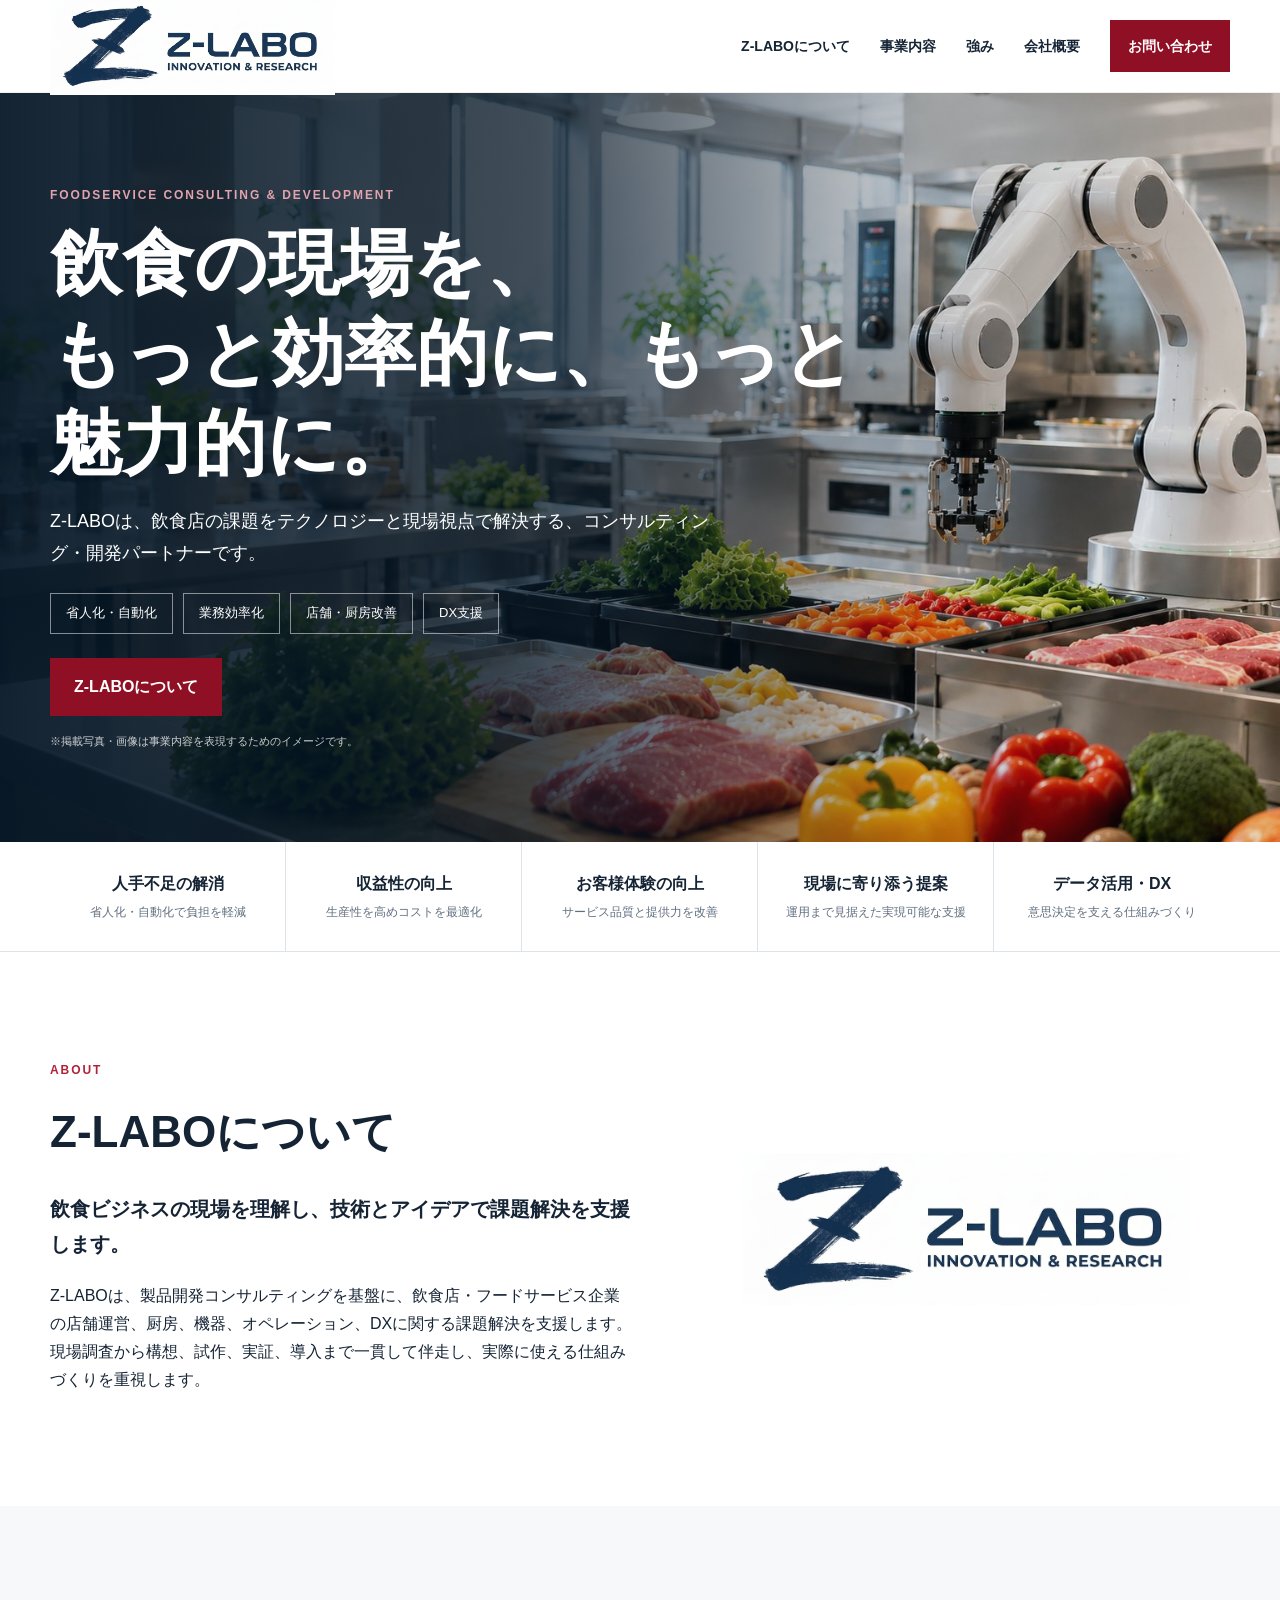
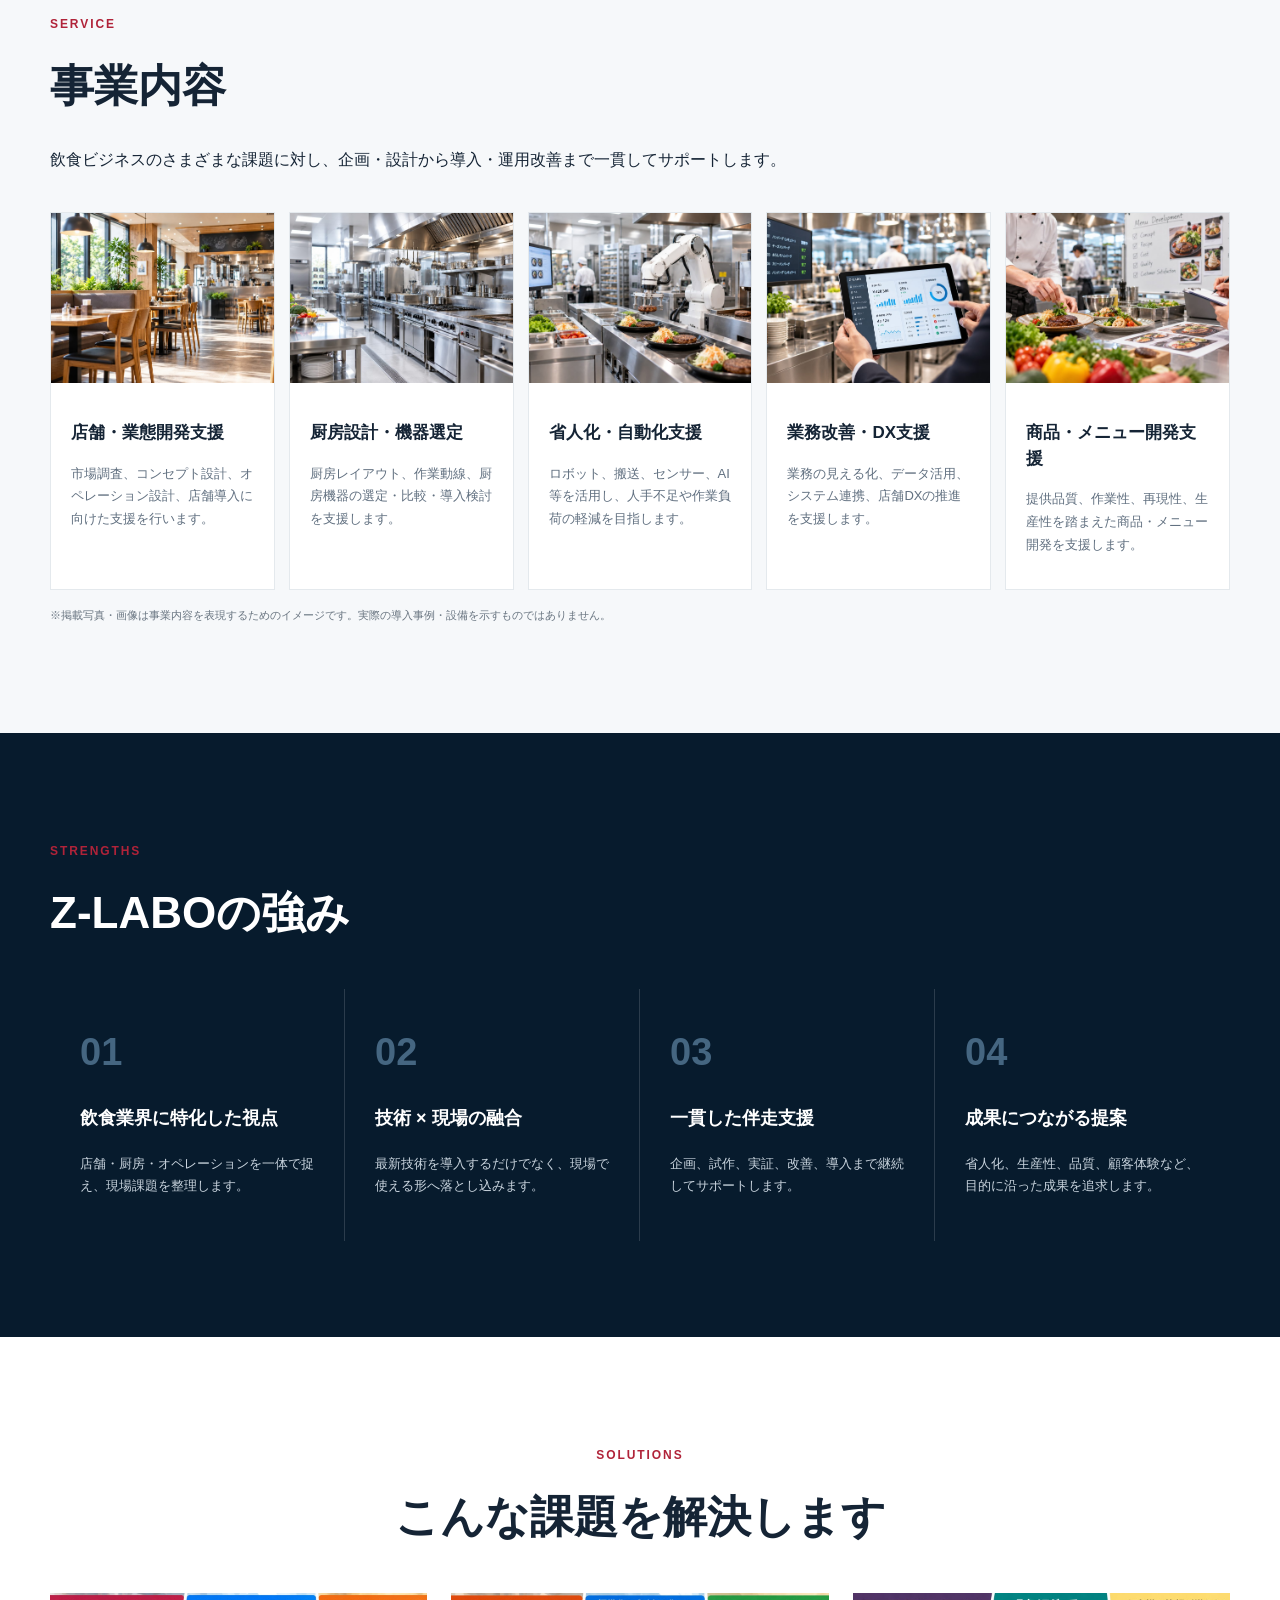
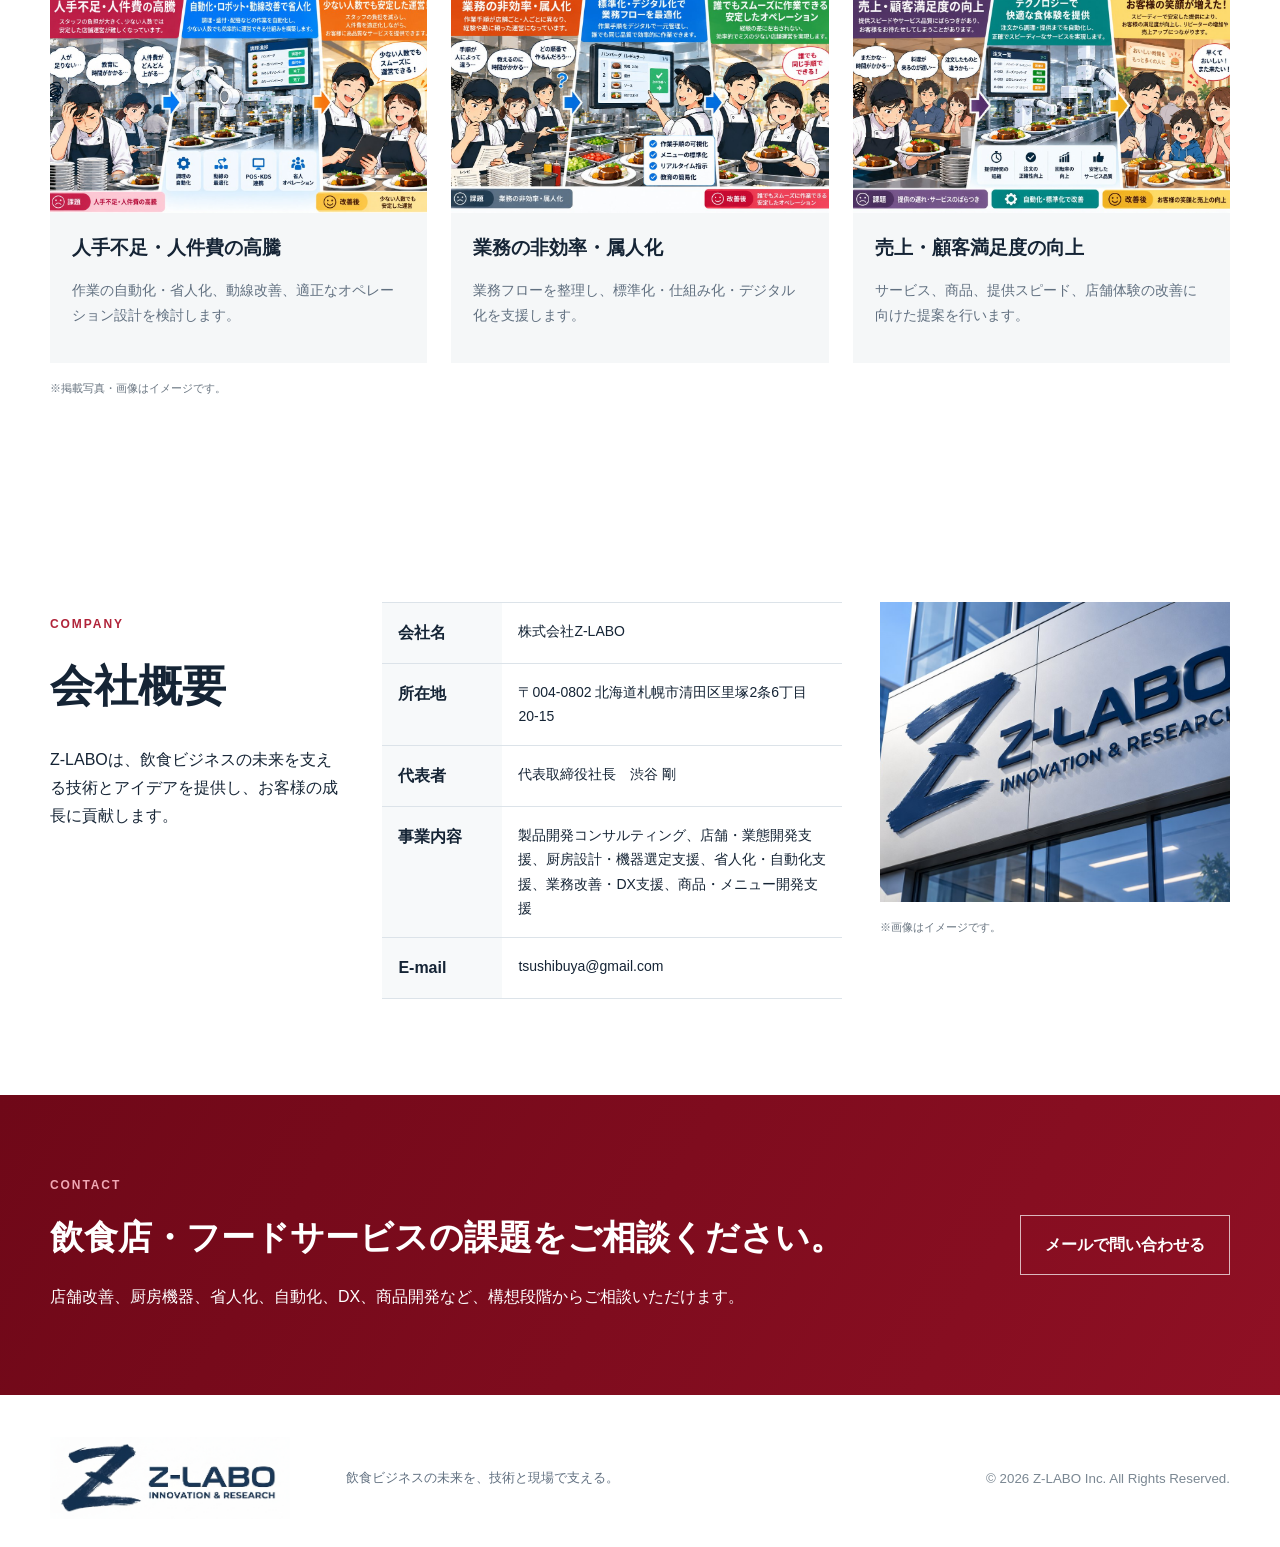
<file: index.html>
<!doctype html>
<html lang="ja">
<head>
  <meta charset="utf-8">
  <meta name="viewport" content="width=device-width, initial-scale=1">
  <title>株式会社Z-LABO | 飲食店の製品開発・省人化・DX支援</title>
  <meta name="description" content="株式会社Z-LABOは、飲食店・フードサービス企業向けに、店舗・業態開発、厨房設計、機器選定、省人化・自動化、DX、商品開発支援を行うコンサルティング会社です。">
  <link rel="stylesheet" href="styles.css">
</head>
<body>
<header class="header">
  <div class="container header-inner">
    <a href="#top" class="logo"><img src="assets/z-labo-logo.png" alt="Z-LABO INNOVATION & RESEARCH"></a>
    <button class="menu" aria-label="メニュー" aria-expanded="false"><span></span><span></span><span></span></button>
    <nav class="nav">
      <a href="#about">Z-LABOについて</a>
      <a href="#service">事業内容</a>
      <a href="#strength">強み</a>
      <a href="#company">会社概要</a>
      <a class="contact-link" href="#contact">お問い合わせ</a>
    </nav>
  </div>
</header>

<main id="top">
<section class="hero" style="--hero:url('assets/hero.jpg')">
  <div class="hero-overlay"></div>
  <div class="container hero-inner">
    <p class="small-label">FOODSERVICE CONSULTING & DEVELOPMENT</p>
    <h1>飲食の現場を、<br>もっと効率的に、もっと魅力的に。</h1>
    <p class="hero-text">Z-LABOは、飲食店の課題をテクノロジーと現場視点で解決する、コンサルティング・開発パートナーです。</p>
    <div class="chips"><span>省人化・自動化</span><span>業務効率化</span><span>店舗・厨房改善</span><span>DX支援</span></div>
    <a class="btn primary" href="#about">Z-LABOについて</a>
    <p class="image-note">※掲載写真・画像は事業内容を表現するためのイメージです。</p>
  </div>
</section>

<section class="benefits">
  <div class="container benefit-grid">
    <div><b>人手不足の解消</b><span>省人化・自動化で負担を軽減</span></div>
    <div><b>収益性の向上</b><span>生産性を高めコストを最適化</span></div>
    <div><b>お客様体験の向上</b><span>サービス品質と提供力を改善</span></div>
    <div><b>現場に寄り添う提案</b><span>運用まで見据えた実現可能な支援</span></div>
    <div><b>データ活用・DX</b><span>意思決定を支える仕組みづくり</span></div>
  </div>
</section>

<section class="section about" id="about">
  <div class="container two-col">
    <div>
      <p class="kicker">ABOUT</p>
      <h2>Z-LABOについて</h2>
      <p class="lead">飲食ビジネスの現場を理解し、技術とアイデアで課題解決を支援します。</p>
      <p>Z-LABOは、製品開発コンサルティングを基盤に、飲食店・フードサービス企業の店舗運営、厨房、機器、オペレーション、DXに関する課題解決を支援します。現場調査から構想、試作、実証、導入まで一貫して伴走し、実際に使える仕組みづくりを重視します。</p>
    </div>
    <div class="about-logo"><img src="assets/z-labo-logo.png" alt=""></div>
  </div>
</section>

<section class="section service" id="service">
  <div class="container">
    <div class="section-head">
      <p class="kicker">SERVICE</p>
      <h2>事業内容</h2>
      <p>飲食ビジネスのさまざまな課題に対し、企画・設計から導入・運用改善まで一貫してサポートします。</p>
    </div>
    <div class="service-grid">
      <article><img src="assets/svc_store.jpg" alt=""><div><h3>店舗・業態開発支援</h3><p>市場調査、コンセプト設計、オペレーション設計、店舗導入に向けた支援を行います。</p></div></article>
      <article><img src="assets/svc_kitchen.jpg" alt=""><div><h3>厨房設計・機器選定</h3><p>厨房レイアウト、作業動線、厨房機器の選定・比較・導入検討を支援します。</p></div></article>
      <article><img src="assets/svc_auto.jpg" alt=""><div><h3>省人化・自動化支援</h3><p>ロボット、搬送、センサー、AI等を活用し、人手不足や作業負荷の軽減を目指します。</p></div></article>
      <article><img src="assets/svc_dx.jpg" alt=""><div><h3>業務改善・DX支援</h3><p>業務の見える化、データ活用、システム連携、店舗DXの推進を支援します。</p></div></article>
      <article><img src="assets/svc_menu.jpg" alt=""><div><h3>商品・メニュー開発支援</h3><p>提供品質、作業性、再現性、生産性を踏まえた商品・メニュー開発を支援します。</p></div></article>
    </div>
    <p class="image-note dark">※掲載写真・画像は事業内容を表現するためのイメージです。実際の導入事例・設備を示すものではありません。</p>
  </div>
</section>

<section class="section strength" id="strength">
  <div class="container">
    <div class="section-head light">
      <p class="kicker">STRENGTHS</p><h2>Z-LABOの強み</h2>
    </div>
    <div class="strength-grid">
      <div><span>01</span><h3>飲食業界に特化した視点</h3><p>店舗・厨房・オペレーションを一体で捉え、現場課題を整理します。</p></div>
      <div><span>02</span><h3>技術 × 現場の融合</h3><p>最新技術を導入するだけでなく、現場で使える形へ落とし込みます。</p></div>
      <div><span>03</span><h3>一貫した伴走支援</h3><p>企画、試作、実証、改善、導入まで継続してサポートします。</p></div>
      <div><span>04</span><h3>成果につながる提案</h3><p>省人化、生産性、品質、顧客体験など、目的に沿った成果を追求します。</p></div>
    </div>
  </div>
</section>

<section class="section solutions">
  <div class="container">
    <div class="section-head centered"><p class="kicker">SOLUTIONS</p><h2>こんな課題を解決します</h2></div>
    <div class="solution-grid">
      <article><img src="assets/sol_staff.jpg" alt=""><h3>人手不足・人件費の高騰</h3><p>作業の自動化・省人化、動線改善、適正なオペレーション設計を検討します。</p></article>
      <article><img src="assets/sol_eff.jpg" alt=""><h3>業務の非効率・属人化</h3><p>業務フローを整理し、標準化・仕組み化・デジタル化を支援します。</p></article>
      <article><img src="assets/sol_sales.jpg" alt=""><h3>売上・顧客満足度の向上</h3><p>サービス、商品、提供スピード、店舗体験の改善に向けた提案を行います。</p></article>
    </div>
    <p class="image-note dark">※掲載写真・画像はイメージです。</p>
  </div>
</section>

<section class="section company" id="company">
  <div class="container company-grid">
    <div>
      <p class="kicker">COMPANY</p>
      <h2>会社概要</h2>
      <p>Z-LABOは、飲食ビジネスの未来を支える技術とアイデアを提供し、お客様の成長に貢献します。</p>
    </div>
    <dl>
      <div><dt>会社名</dt><dd>株式会社Z-LABO</dd></div>
      <div><dt>所在地</dt><dd>〒004-0802 北海道札幌市清田区里塚2条6丁目20-15</dd></div>
      <div><dt>代表者</dt><dd>代表取締役社長　渋谷 剛</dd></div>
      <div><dt>事業内容</dt><dd>製品開発コンサルティング、店舗・業態開発支援、厨房設計・機器選定支援、省人化・自動化支援、業務改善・DX支援、商品・メニュー開発支援</dd></div>
      <div><dt>E-mail</dt><dd><a href="mailto:tsushibuya@gmail.com">tsushibuya@gmail.com</a></dd></div>
    </dl>
    <div><img class="company-image" src="assets/company.jpg" alt=""><p class="image-note dark">※画像はイメージです。</p></div>
  </div>
</section>

<section class="contact" id="contact">
  <div class="container contact-inner">
    <div><p class="kicker">CONTACT</p><h2>飲食店・フードサービスの課題をご相談ください。</h2><p>店舗改善、厨房機器、省人化、自動化、DX、商品開発など、構想段階からご相談いただけます。</p></div>
    <a class="btn contact-btn" href="mailto:tsushibuya@gmail.com?subject=Z-LABO%20ホームページからのお問い合わせ">メールで問い合わせる</a>
  </div>
</section>
</main>

<footer>
  <div class="container footer-inner">
    <img src="assets/z-labo-logo.png" alt="Z-LABO">
    <p>飲食ビジネスの未来を、技術と現場で支える。</p>
    <small>© 2026 Z-LABO Inc. All Rights Reserved.</small>
  </div>
</footer>

<script src="script.js"></script>
</body>
</html>
</file>
<file: styles.css>
:root{--navy:#0c2d4c;--dark:#071b2d;--wine:#8f1024;--text:#152435;--muted:#617080;--line:#dce3e9;--bg:#f6f8fa;--white:#fff}
*{box-sizing:border-box}html{scroll-behavior:smooth}body{margin:0;font-family:"Noto Sans JP","Yu Gothic",Meiryo,sans-serif;color:var(--text);line-height:1.75;background:#fff}img{max-width:100%;display:block}a{text-decoration:none;color:inherit}.container{width:min(1180px,calc(100% - 48px));margin:auto}
.header{position:sticky;top:0;z-index:99;background:rgba(255,255,255,.96);border-bottom:1px solid rgba(0,0,0,.06)}.header-inner{height:92px;display:flex;align-items:center;justify-content:space-between;gap:32px}.logo{width:285px}.nav{display:flex;align-items:center;gap:30px;font-size:14px;font-weight:700}.contact-link{background:var(--wine);color:#fff;padding:14px 18px}.menu{display:none;background:none;border:0}.menu span{display:block;width:28px;height:2px;background:var(--navy);margin:6px}
.hero{min-height:650px;position:relative;color:white;background-image:var(--hero);background-size:cover;background-position:center;display:flex;align-items:center}.hero-overlay{position:absolute;inset:0;background:linear-gradient(90deg,rgba(5,22,37,.94) 0%,rgba(5,22,37,.76) 42%,rgba(5,22,37,.2) 72%,rgba(5,22,37,.08) 100%)}.hero-inner{position:relative;z-index:2;padding:80px 0}.small-label,.kicker{font-size:12px;letter-spacing:.16em;font-weight:800;color:#b02339}.hero .small-label{color:#e2a3ad}.hero h1{font-size:clamp(42px,5.8vw,72px);line-height:1.25;margin:12px 0 18px;max-width:840px}.hero-text{font-size:18px;max-width:690px}.chips{display:flex;gap:10px;flex-wrap:wrap;margin:24px 0}.chips span{border:1px solid rgba(255,255,255,.5);padding:8px 15px;font-size:13px}.btn{display:inline-flex;align-items:center;justify-content:center;padding:15px 24px;font-weight:700}.primary{background:var(--wine);color:#fff}.image-note{font-size:11px;opacity:.78;margin-top:16px}.image-note.dark{color:#697581;opacity:1}
.benefits{background:#fff;border-bottom:1px solid var(--line)}.benefit-grid{display:grid;grid-template-columns:repeat(5,1fr)}.benefit-grid div{padding:28px 18px;text-align:center;border-right:1px solid var(--line)}.benefit-grid div:last-child{border-right:0}.benefit-grid b{display:block;font-size:16px}.benefit-grid span{display:block;font-size:12px;color:var(--muted);margin-top:4px}
.section{padding:96px 0}.section h2{font-size:clamp(30px,4vw,44px);margin:0 0 22px}.lead{font-size:20px;font-weight:700}.two-col{display:grid;grid-template-columns:1.05fr .95fr;gap:70px;align-items:center}.about-logo{padding:40px}.about-logo img{mix-blend-mode:multiply}
.service{background:var(--bg)}.section-head{max-width:760px;margin-bottom:38px}.section-head.centered{text-align:center;margin-left:auto;margin-right:auto}.service-grid{display:grid;grid-template-columns:repeat(5,1fr);gap:14px}.service-grid article{background:white;border:1px solid #e4e9ed;overflow:hidden}.service-grid img{height:170px;width:100%;object-fit:cover}.service-grid article div{padding:20px}.service-grid h3{font-size:17px;line-height:1.5}.service-grid p{font-size:13px;color:var(--muted)}
.strength{background:var(--dark);color:#fff}.section-head.light{color:#fff}.strength-grid{display:grid;grid-template-columns:repeat(4,1fr)}.strength-grid div{padding:30px;border-right:1px solid rgba(255,255,255,.15)}.strength-grid div:last-child{border-right:0}.strength-grid span{font-size:38px;font-weight:800;color:#456681}.strength-grid h3{font-size:18px}.strength-grid p{font-size:13px;color:#c9d4de}
.solution-grid{display:grid;grid-template-columns:repeat(3,1fr);gap:24px}.solution-grid article{background:#f5f7f8}.solution-grid img{height:220px;width:100%;object-fit:cover}.solution-grid h3,.solution-grid p{padding-left:22px;padding-right:22px}.solution-grid h3{margin-bottom:6px}.solution-grid p{padding-bottom:22px;color:var(--muted);font-size:14px}
.company{background:#fff}.company-grid{display:grid;grid-template-columns:.8fr 1.25fr .95fr;gap:38px;align-items:start}.company dl{margin:0;border-top:1px solid var(--line)}.company dl div{display:grid;grid-template-columns:120px 1fr;border-bottom:1px solid var(--line)}.company dt,.company dd{margin:0;padding:16px}.company dt{font-weight:700;background:#f7f9fa}.company dd{font-size:14px}.company-image{width:100%;height:100%;min-height:300px;object-fit:cover}
.contact{background:linear-gradient(120deg,#6f0818,var(--wine));color:#fff;padding:68px 0}.contact-inner{display:flex;align-items:center;justify-content:space-between;gap:50px}.contact h2{font-size:34px;margin:6px 0}.contact .kicker{color:#f0a8b4}.contact-btn{border:1px solid rgba(255,255,255,.7);color:#fff;white-space:nowrap}
footer{padding:42px 0 28px}.footer-inner{display:grid;grid-template-columns:260px 1fr auto;gap:36px;align-items:center}.footer-inner img{width:240px}.footer-inner p{font-size:13px;color:var(--muted)}.footer-inner small{color:#7a8792}
@media(max-width:1000px){.header-inner{height:76px}.logo{width:220px}.menu{display:block}.nav{display:none;position:absolute;top:76px;left:0;right:0;background:#fff;padding:20px;flex-direction:column;align-items:stretch}.nav.open{display:flex}.two-col,.company-grid{grid-template-columns:1fr}.benefit-grid{grid-template-columns:repeat(2,1fr)}.service-grid{grid-template-columns:repeat(2,1fr)}.strength-grid{grid-template-columns:repeat(2,1fr)}.contact-inner{flex-direction:column;align-items:flex-start}.footer-inner{grid-template-columns:1fr}}
@media(max-width:640px){.container{width:min(100% - 30px,1180px)}.hero{min-height:620px;background-position:60% center}.hero h1{font-size:42px}.section{padding:70px 0}.benefit-grid,.service-grid,.strength-grid,.solution-grid{grid-template-columns:1fr}.benefit-grid div,.strength-grid div{border-right:0;border-bottom:1px solid var(--line)}.service-grid img{height:210px}.company dl div{grid-template-columns:1fr}.company dt{padding-bottom:6px}.company dd{padding-top:6px}}
</file>
